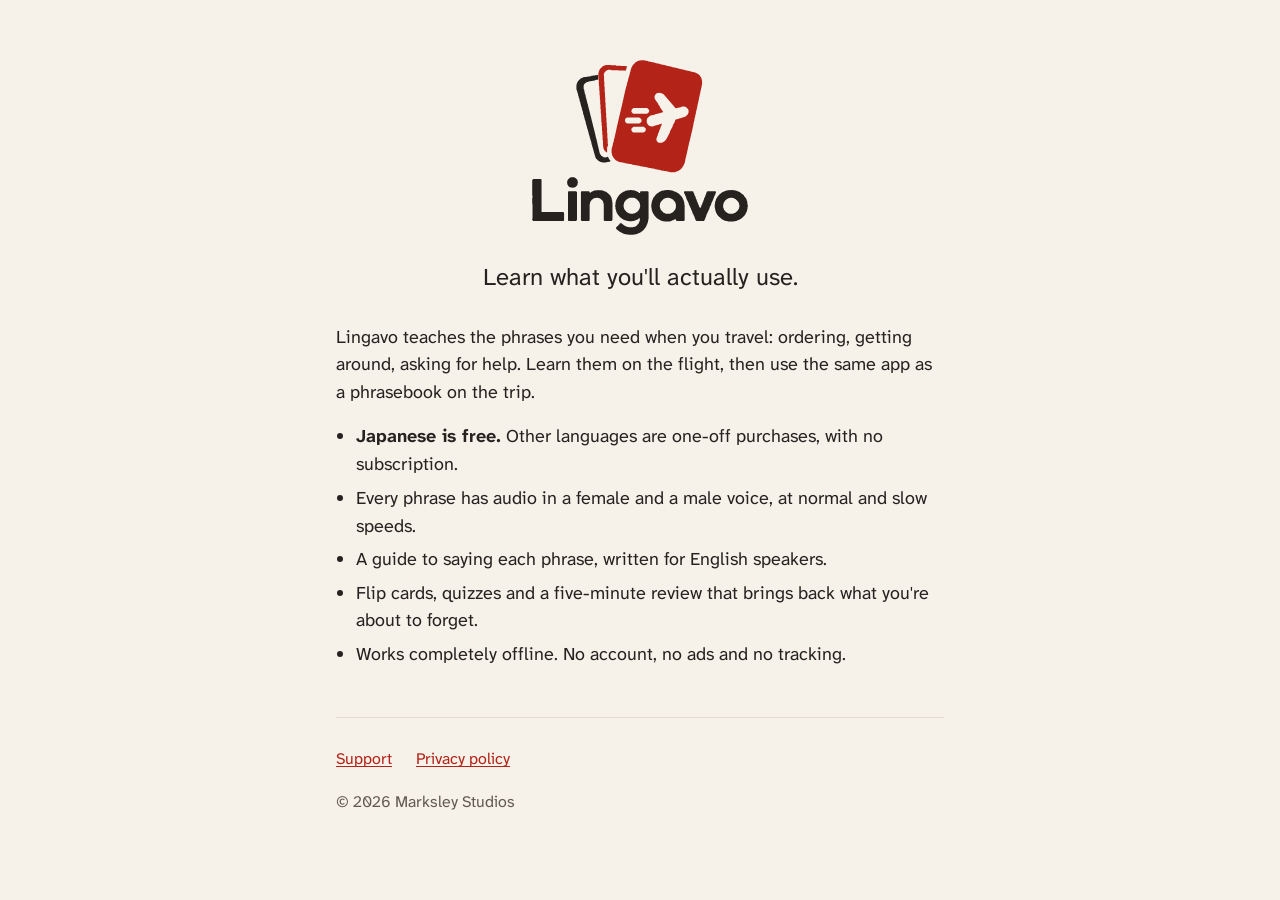
<file: index.html>
<!doctype html>
<html lang="en-GB">
  <head>
    <meta charset="utf-8" />
    <meta name="viewport" content="width=device-width, initial-scale=1" />
    <title>Lingavo: travel phrases you'll actually use</title>
    <meta name="description" content="Learn the travel phrases you'll actually use on the flight, then use the same app as an offline phrasebook on the trip." />
    <link rel="icon" href="favicon.png" />
    <link rel="apple-touch-icon" href="apple-touch-icon.png" />
    <link rel="stylesheet" href="style.css" />
  </head>
  <body class="home">
    <div class="page">
      <header>
        <img src="logo.svg" alt="Lingavo" width="745" height="608" />
      </header>

      <main>
        <h1>Learn what you'll actually use.</h1>

        <p>
          Lingavo teaches the phrases you need when you travel: ordering, getting around, asking for help. Learn them on the flight, then use the
          same app as a phrasebook on the trip.
        </p>

        <ul>
          <li><strong>Japanese is free.</strong> Other languages are one-off purchases, with no subscription.</li>
          <li>Every phrase has audio in a female and a male voice, at normal and slow speeds.</li>
          <li>A guide to saying each phrase, written for English speakers.</li>
          <li>Flip cards, quizzes and a five-minute review that brings back what you're about to forget.</li>
          <li>Works completely offline. No account, no ads and no tracking.</li>
        </ul>
      </main>

      <footer>
        <nav aria-label="Site">
          <a href="support.html">Support</a>
          <a href="privacy.html">Privacy policy</a>
        </nav>
        <p>© 2026 Marksley Studios</p>
      </footer>
    </div>
  </body>
</html>
</file>
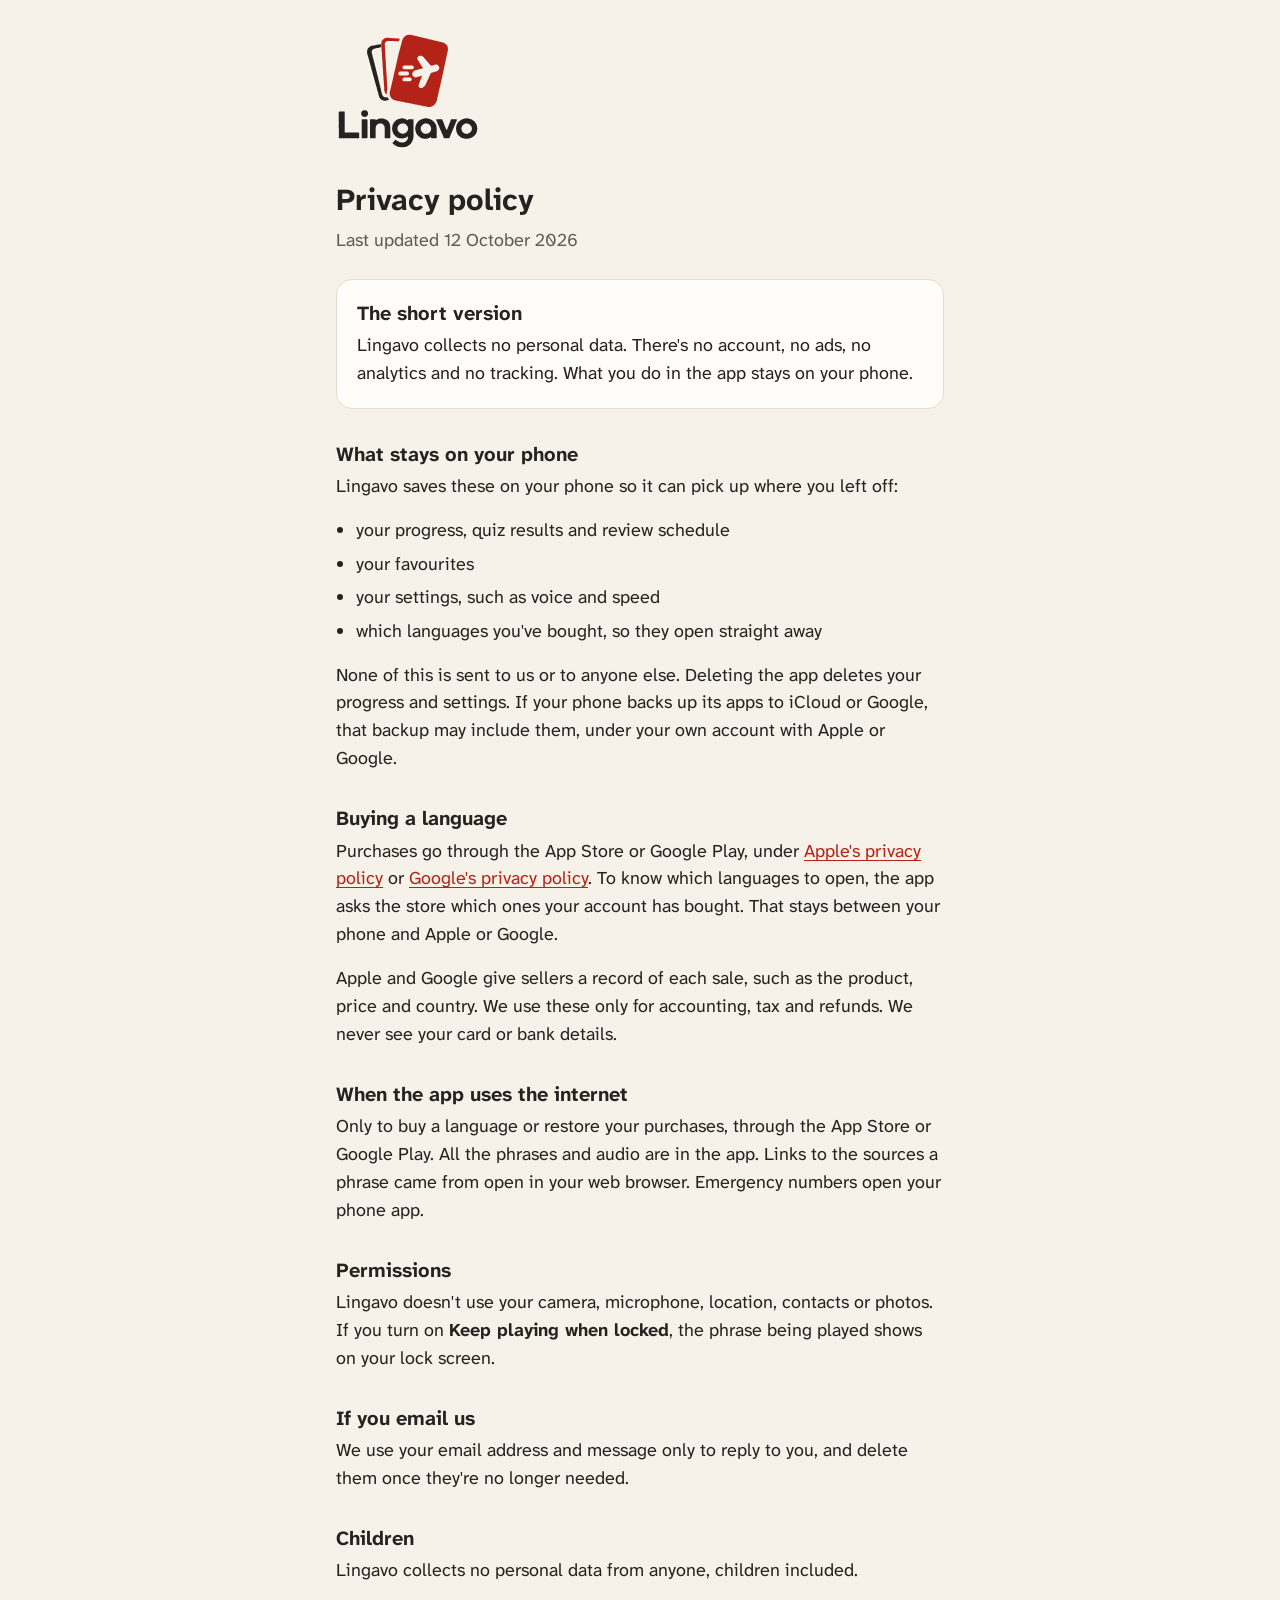
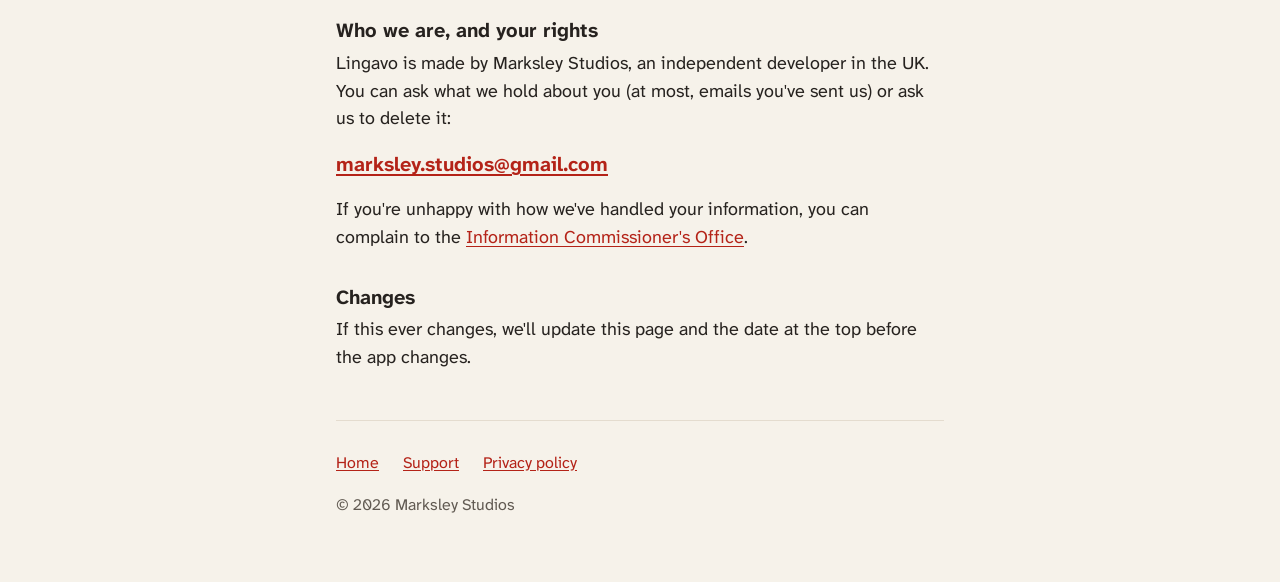
<file: privacy.html>
<!doctype html>
<html lang="en-GB">
  <head>
    <meta charset="utf-8" />
    <meta name="viewport" content="width=device-width, initial-scale=1" />
    <title>Privacy policy · Lingavo</title>
    <meta name="description" content="Lingavo collects no personal data. Everything you do in the app stays on your phone." />
    <link rel="icon" href="favicon.png" />
    <link rel="apple-touch-icon" href="apple-touch-icon.png" />
    <link rel="stylesheet" href="style.css" />
  </head>
  <body>
    <div class="page">
      <header>
        <a href="index.html"><img src="logo.svg" alt="Lingavo home" width="745" height="608" /></a>
      </header>

      <main>
        <h1>Privacy policy</h1>
        <p class="updated">Last updated 12 October 2026</p>

        <div class="card">
          <h2>The short version</h2>
          <p>
            Lingavo collects no personal data. There's no account, no ads, no analytics and no tracking. What you do in the app stays on your
            phone.
          </p>
        </div>

        <h2>What stays on your phone</h2>
        <p>Lingavo saves these on your phone so it can pick up where you left off:</p>
        <ul>
          <li>your progress, quiz results and review schedule</li>
          <li>your favourites</li>
          <li>your settings, such as voice and speed</li>
          <li>which languages you've bought, so they open straight away</li>
        </ul>
        <p>
          None of this is sent to us or to anyone else. Deleting the app deletes your progress and settings. If your phone backs up its apps to
          iCloud or Google, that backup may include them, under your own account with Apple or Google.
        </p>

        <h2>Buying a language</h2>
        <p>
          Purchases go through the App Store or Google Play, under
          <a href="https://www.apple.com/legal/privacy/">Apple's privacy policy</a> or
          <a href="https://policies.google.com/privacy">Google's privacy policy</a>. To know which languages to open, the app asks the store
          which ones your account has bought. That stays between your phone and Apple or Google.
        </p>
        <p>
          Apple and Google give sellers a record of each sale, such as the product, price and country. We use these only for accounting, tax
          and refunds. We never see your card or bank details.
        </p>

        <h2>When the app uses the internet</h2>
        <p>
          Only to buy a language or restore your purchases, through the App Store or Google Play. All the phrases and audio are in the app. Links
          to the sources a phrase came from open in your web browser. Emergency numbers open your phone app.
        </p>

        <h2>Permissions</h2>
        <p>
          Lingavo doesn't use your camera, microphone, location, contacts or photos. If you turn on <strong>Keep playing when locked</strong>,
          the phrase being played shows on your lock screen.
        </p>

        <h2>If you email us</h2>
        <p>We use your email address and message only to reply to you, and delete them once they're no longer needed.</p>

        <h2>Children</h2>
        <p>Lingavo collects no personal data from anyone, children included.</p>

        <h2>Who we are, and your rights</h2>
        <p>
          Lingavo is made by Marksley Studios, an independent developer in the UK. You can ask what we hold
          about you (at most, emails you've sent us) or ask us to delete it:
        </p>
        <p class="contact"><a href="mailto:marksley.studios@gmail.com">marksley.studios@gmail.com</a></p>
        <p>
          If you're unhappy with how we've handled your information, you can complain to the
          <a href="https://ico.org.uk">Information Commissioner's Office</a>.
        </p>

        <h2>Changes</h2>
        <p>If this ever changes, we'll update this page and the date at the top before the app changes.</p>
      </main>

      <footer>
        <nav aria-label="Site">
          <a href="index.html">Home</a>
          <a href="support.html">Support</a>
          <a href="privacy.html" aria-current="page">Privacy policy</a>
        </nav>
        <p>© 2026 Marksley Studios</p>
      </footer>
    </div>
  </body>
</html>
</file>
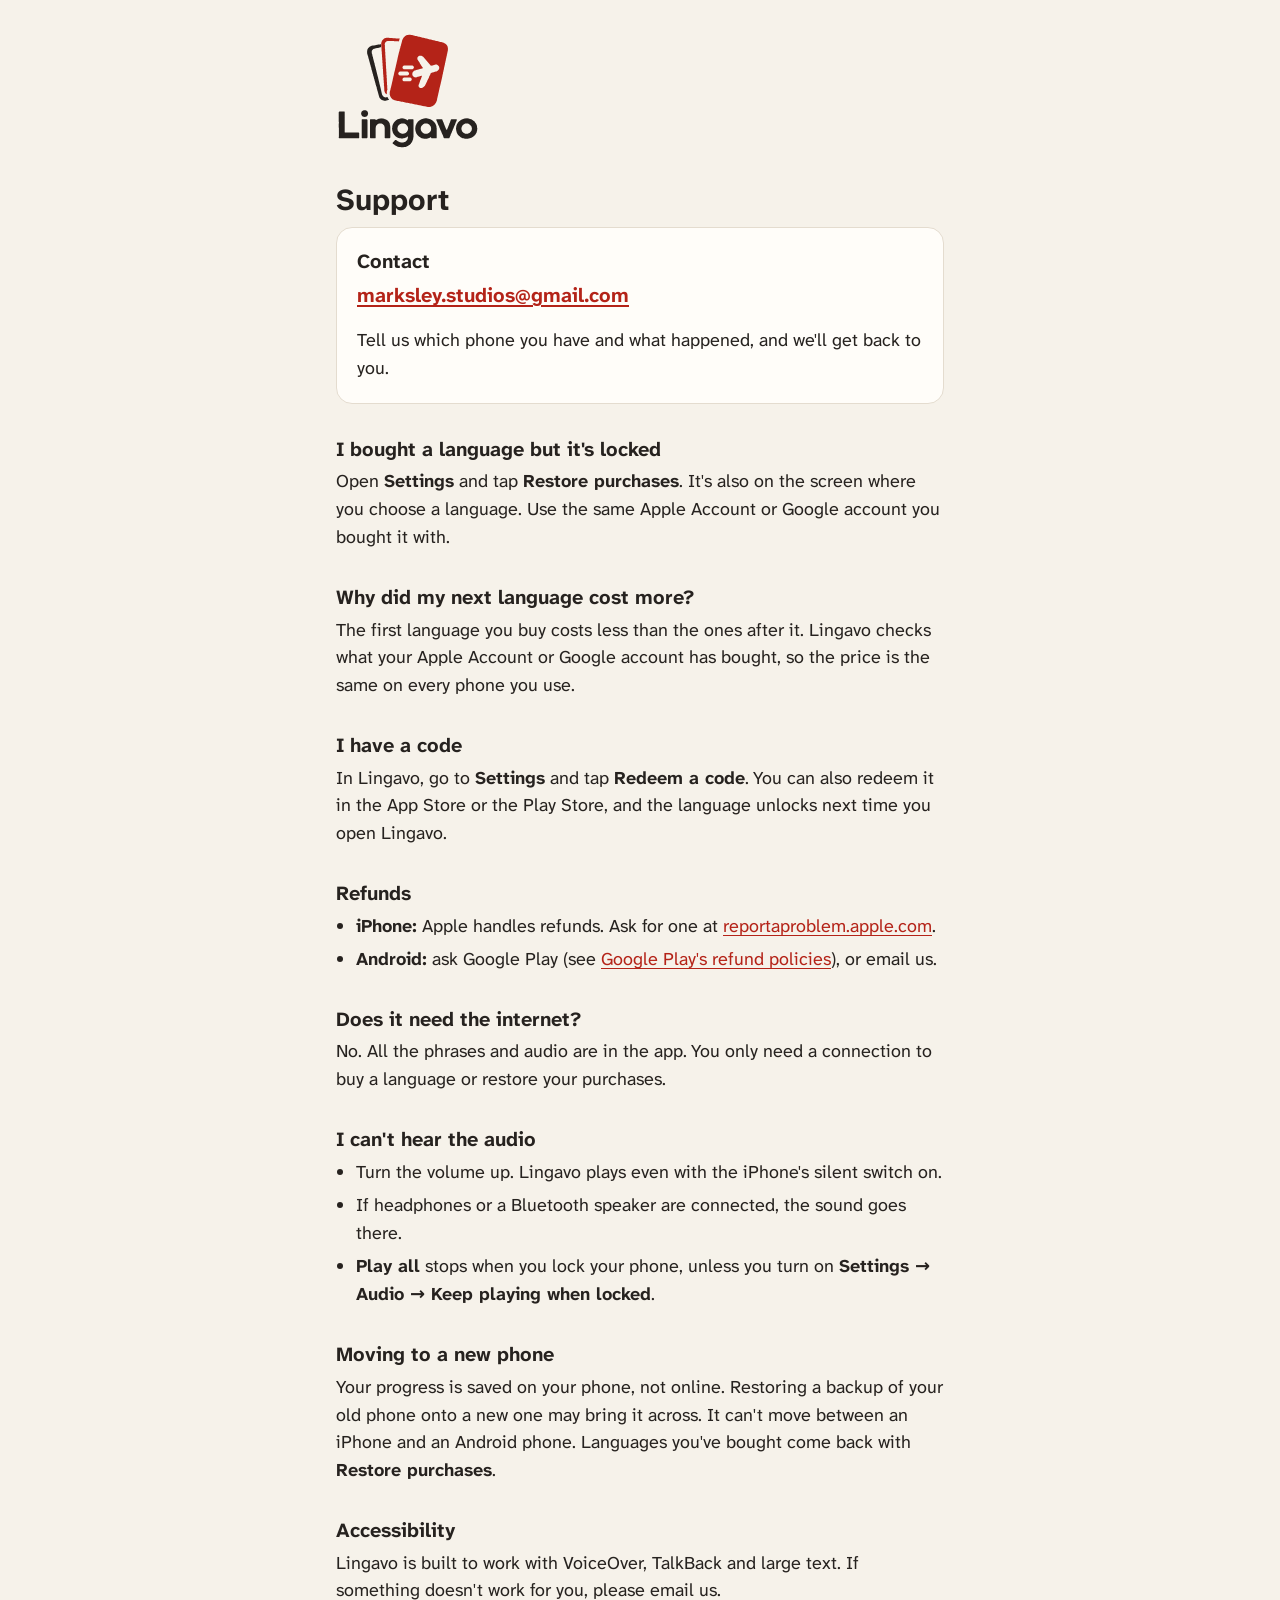
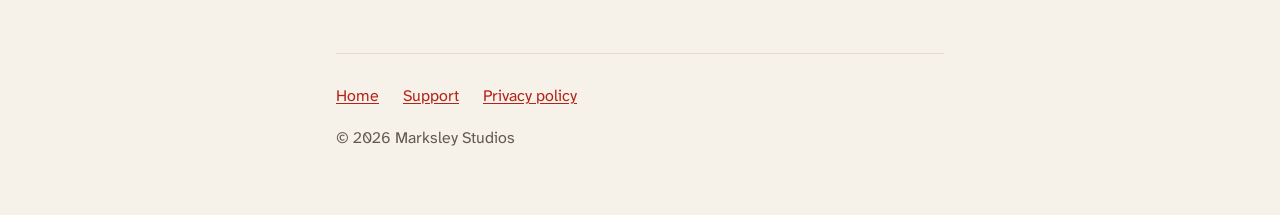
<file: support.html>
<!doctype html>
<html lang="en-GB">
  <head>
    <meta charset="utf-8" />
    <meta name="viewport" content="width=device-width, initial-scale=1" />
    <title>Support · Lingavo</title>
    <meta name="description" content="Help with Lingavo: restoring purchases, codes, refunds, audio and moving to a new phone." />
    <link rel="icon" href="favicon.png" />
    <link rel="apple-touch-icon" href="apple-touch-icon.png" />
    <link rel="stylesheet" href="style.css" />
  </head>
  <body>
    <div class="page">
      <header>
        <a href="index.html"><img src="logo.svg" alt="Lingavo home" width="745" height="608" /></a>
      </header>

      <main>
        <h1>Support</h1>

        <div class="card">
          <h2>Contact</h2>
          <p class="contact"><a href="mailto:marksley.studios@gmail.com">marksley.studios@gmail.com</a></p>
          <p>Tell us which phone you have and what happened, and we'll get back to you.</p>
        </div>

        <h2>I bought a language but it's locked</h2>
        <p>
          Open <strong>Settings</strong> and tap <strong>Restore purchases</strong>. It's also on the screen where you choose a language. Use the
          same Apple Account or Google account you bought it with.
        </p>

        <h2>Why did my next language cost more?</h2>
        <p>
          The first language you buy costs less than the ones after it. Lingavo checks what your Apple Account or Google account has bought,
          so the price is the same on every phone you use.
        </p>

        <h2>I have a code</h2>
        <p>
          In Lingavo, go to <strong>Settings</strong> and tap <strong>Redeem a code</strong>. You can also redeem it in the App Store or the
          Play Store, and the language unlocks next time you open Lingavo.
        </p>

        <h2>Refunds</h2>
        <ul>
          <li><strong>iPhone:</strong> Apple handles refunds. Ask for one at <a href="https://reportaproblem.apple.com">reportaproblem.apple.com</a>.</li>
          <li>
            <strong>Android:</strong> ask Google Play (see
            <a href="https://support.google.com/googleplay/answer/2479637">Google Play's refund policies</a>), or email us.
          </li>
        </ul>

        <h2>Does it need the internet?</h2>
        <p>No. All the phrases and audio are in the app. You only need a connection to buy a language or restore your purchases.</p>

        <h2>I can't hear the audio</h2>
        <ul>
          <li>Turn the volume up. Lingavo plays even with the iPhone's silent switch on.</li>
          <li>If headphones or a Bluetooth speaker are connected, the sound goes there.</li>
          <li>
            <strong>Play all</strong> stops when you lock your phone, unless you turn on <strong>Settings → Audio → Keep playing when
            locked</strong>.
          </li>
        </ul>

        <h2>Moving to a new phone</h2>
        <p>
          Your progress is saved on your phone, not online. Restoring a backup of your old phone onto a new one may bring it across. It can't
          move between an iPhone and an Android phone. Languages you've bought come back with <strong>Restore purchases</strong>.
        </p>

        <h2>Accessibility</h2>
        <p>Lingavo is built to work with VoiceOver, TalkBack and large text. If something doesn't work for you, please email us.</p>
      </main>

      <footer>
        <nav aria-label="Site">
          <a href="index.html">Home</a>
          <a href="support.html" aria-current="page">Support</a>
          <a href="privacy.html">Privacy policy</a>
        </nav>
        <p>© 2026 Marksley Studios</p>
      </footer>
    </div>
  </body>
</html>
</file>
<file: style.css>
/* Lingavo website. Colours from theme/palette.ts; the font is the app's, served from here rather than a font service. */

@font-face {
  font-family: 'Atkinson Hyperlegible Next';
  src: url('fonts/AtkinsonHyperlegibleNext-Regular.ttf') format('truetype');
  font-weight: 400;
  font-display: swap;
}
@font-face {
  font-family: 'Atkinson Hyperlegible Next';
  src: url('fonts/AtkinsonHyperlegibleNext-Bold.ttf') format('truetype');
  font-weight: 700;
  font-display: swap;
}

:root {
  --ground: #f6f2ea;
  --surface: #fffdf9;
  --line: #e4dccf;
  --ink: #26221f;
  --muted: #615a52;
  --accent-text: #b42318;
  --focus: #1b5e7a;
  color-scheme: light dark;
}
@media (prefers-color-scheme: dark) {
  :root {
    --ground: #171412;
    --surface: #221e1b;
    --line: #3a332e;
    --ink: #f3eee6;
    --muted: #b5aba0;
    --accent-text: #f2877b;
    --focus: #8ccbe3;
  }
}

* {
  box-sizing: border-box;
}
html {
  -webkit-text-size-adjust: 100%;
}
body {
  margin: 0;
  background: var(--ground);
  color: var(--ink);
  font-family: 'Atkinson Hyperlegible Next', system-ui, -apple-system, 'Segoe UI', Roboto, sans-serif;
  font-size: 1.125rem;
  line-height: 1.55;
}

.page {
  max-width: 40rem;
  margin: 0 auto;
  padding: 1.5rem 1rem 3rem;
}

header {
  padding: 0.5rem 0 1.5rem;
}
header a {
  display: inline-block;
}
header img {
  display: block;
  width: 9rem;
  height: auto;
}
.home header {
  text-align: center;
  padding-top: 2rem;
}
.home header img {
  width: 14rem;
  margin: 0 auto;
}

h1 {
  font-size: 1.9rem;
  line-height: 1.2;
  margin: 0 0 0.5rem;
}
.home h1 {
  text-align: center;
  font-size: 1.5rem;
  font-weight: 400;
  margin-bottom: 2rem;
}
h2 {
  font-size: 1.25rem;
  line-height: 1.3;
  margin: 2rem 0 0.4rem;
}
p,
ul {
  margin: 0 0 1rem;
}
ul {
  padding-left: 1.25rem;
}
li + li {
  margin-top: 0.35rem;
}
strong {
  font-weight: 700;
}

a {
  color: var(--accent-text);
  text-underline-offset: 0.15em;
}
a:focus-visible {
  outline: 3px solid var(--focus);
  outline-offset: 2px;
  border-radius: 4px;
}

.updated {
  color: var(--muted);
  margin-bottom: 1.5rem;
}

.card {
  background: var(--surface);
  border: 1px solid var(--line);
  border-radius: 16px;
  padding: 1.25rem 1.25rem 0.25rem;
  margin: 0 0 1.5rem;
}
.card h2:first-child {
  margin-top: 0;
}

.contact {
  font-size: 1.25rem;
  font-weight: 700;
  overflow-wrap: anywhere;
}

footer {
  margin-top: 3rem;
  padding-top: 1.25rem;
  border-top: 1px solid var(--line);
  color: var(--muted);
  font-size: 1rem;
}
footer nav {
  display: flex;
  flex-wrap: wrap;
  gap: 0.5rem 1.5rem;
  margin-bottom: 0.5rem;
}
footer nav a {
  display: inline-block;
  padding: 0.6rem 0;
}
</file>
